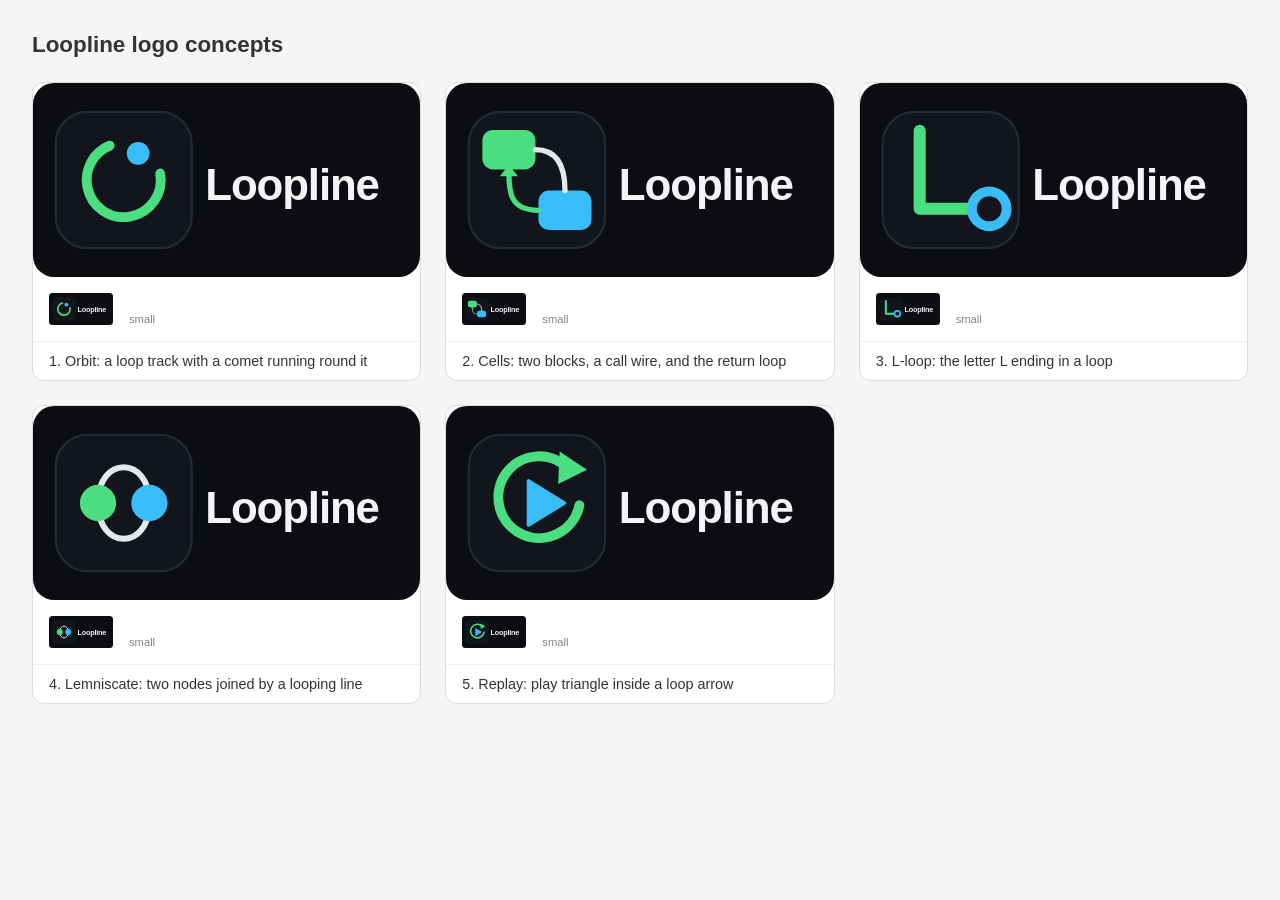
<file: logos/preview.html>
<!DOCTYPE html>
<html lang="en"><head><meta charset="UTF-8"><meta name="viewport" content="width=device-width, initial-scale=1.0"><title>Loopline logo concepts</title>
<style>
*{margin:0;padding:0;box-sizing:border-box}body{font-family:-apple-system,"Segoe UI",sans-serif;padding:2rem;background:#f5f5f5;color:#333}
h1{font-size:1.4rem;margin-bottom:1.5rem}.grid{display:grid;grid-template-columns:repeat(auto-fill,minmax(360px,1fr));gap:1.5rem}
.card{border:1px solid #ddd;border-radius:12px;overflow:hidden;background:#fff}.card img{width:100%;display:block}
.label{padding:.7rem 1rem;font-size:.9rem;font-weight:500;border-top:1px solid #eee}.fav{display:flex;gap:1rem;align-items:end;padding:1rem}
.fav span{font-size:.7rem;opacity:.6}
</style></head><body><h1>Loopline logo concepts</h1><div class="grid">
<div class="card"><img src="concepts/concept-1.svg" alt="concept 1"><div class="fav"><img src="concepts/concept-1.svg" height="32" style="width:auto"><span>small</span></div><div class="label">1. Orbit: a loop track with a comet running round it</div></div>
<div class="card"><img src="concepts/concept-2.svg" alt="concept 2"><div class="fav"><img src="concepts/concept-2.svg" height="32" style="width:auto"><span>small</span></div><div class="label">2. Cells: two blocks, a call wire, and the return loop</div></div>
<div class="card"><img src="concepts/concept-3.svg" alt="concept 3"><div class="fav"><img src="concepts/concept-3.svg" height="32" style="width:auto"><span>small</span></div><div class="label">3. L-loop: the letter L ending in a loop</div></div>
<div class="card"><img src="concepts/concept-4.svg" alt="concept 4"><div class="fav"><img src="concepts/concept-4.svg" height="32" style="width:auto"><span>small</span></div><div class="label">4. Lemniscate: two nodes joined by a looping line</div></div>
<div class="card"><img src="concepts/concept-5.svg" alt="concept 5"><div class="fav"><img src="concepts/concept-5.svg" height="32" style="width:auto"><span>small</span></div><div class="label">5. Replay: play triangle inside a loop arrow</div></div>
</div></body></html>
</file>
